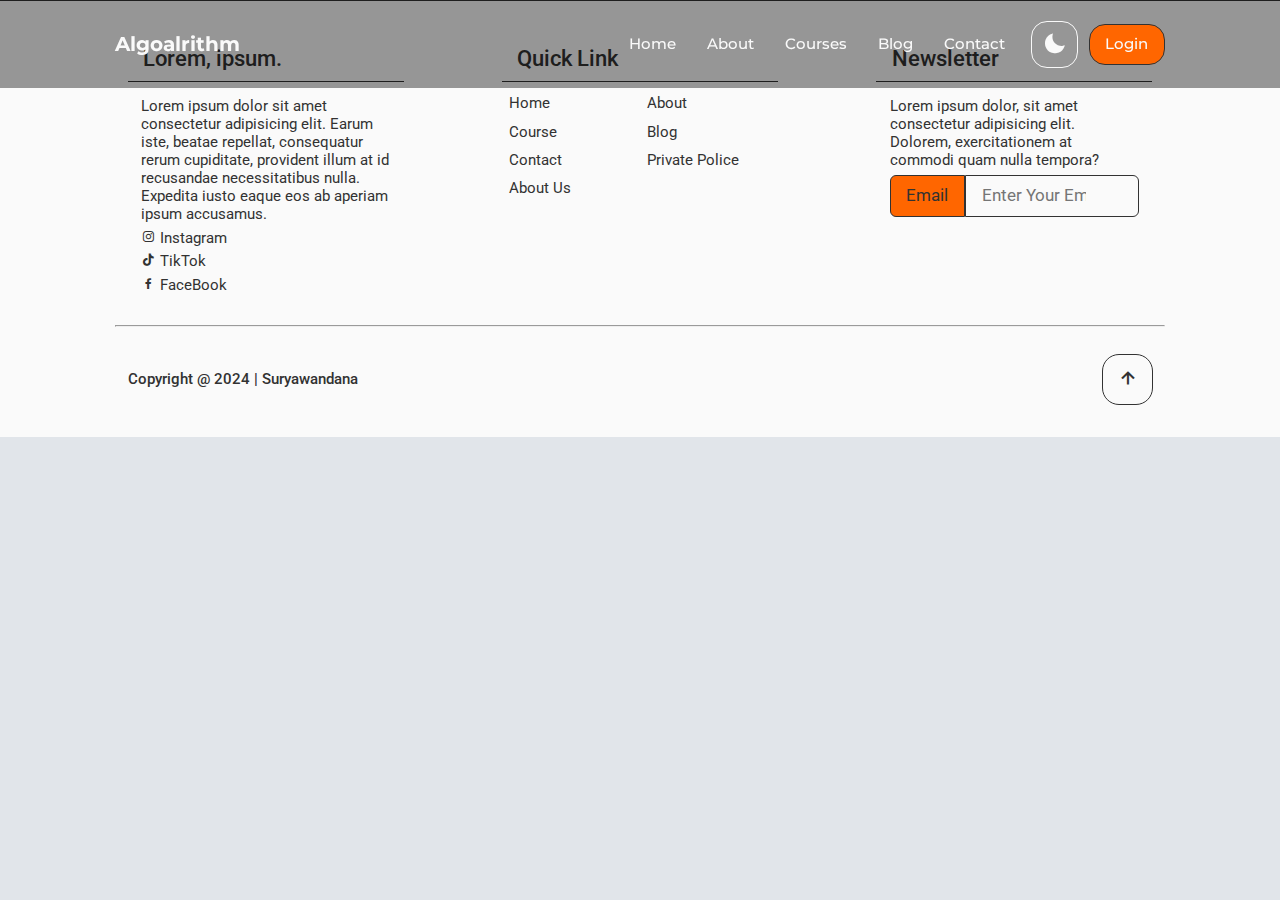
<file: page/blog.html>
<!DOCTYPE html>
<html lang="en">

<head>
  <meta charset="UTF-8">
  <meta name="viewport" content="width=device-width, initial-scale=1.0">
  <title>Document</title>
  <link href='https://unpkg.com/boxicons@2.1.4/css/boxicons.min.css' rel='stylesheet'>
  <link rel="stylesheet" href="https://cdnjs.cloudflare.com/ajax/libs/font-awesome/6.6.0/css/all.min.css"
    integrity="sha512-Kc323vGBEqzTmouAECnVceyQqyqdsSiqLQISBL29aUW4U/M7pSPA/gEUZQqv1cwx4OnYxTxve5UMg5GT6L4JJg=="
    crossorigin="anonymous" referrerpolicy="no-referrer" />
  <link rel="stylesheet" href="../style.css">
  <link rel="stylesheet" href="blog.css">
</head>

<body>
	<header>
    <a href="/">
        Algoalrithm
    </a>
    <span>
        <nav>
            <ul>
                <li><a href="../index.html">Home</a></li>
                <li><a href="about.html">About</a></li>
                <li><a href="courses.html">Courses</a></li>
                <li><a href="blog.html">Blog</a></li>
                <li><a href="contact.html">Contact</a></li>
            </ul>
        </nav>
        <div class="icon">
            <i class='bx bxs-moon' id="theme"></i>
            <i  class='bx bx-menu' id="menu"></i>
        </div>
        <ul class="login">
            <li><a href="login.html">Login</a></li>
            <!-- <li><a href="/page/signin.html">Sign In</a></li> -->
        </ul>
    </span>
  </header>
  
	<footer>
    <div class="footer-container">
      <div class="footer-list">
        <h2>Lorem, ipsum.</h2>
        <p>Lorem ipsum dolor sit amet consectetur adipisicing elit. Earum iste, beatae repellat, consequatur rerum cupiditate, provident illum at id recusandae necessitatibus nulla. Expedita iusto eaque eos ab aperiam ipsum accusamus.</p>
        <a href="#"><i class='bx bxl-instagram'></i> Instagram</a>
        <a href="#"><i class='bx bxl-tiktok'></i> TikTok</a>
        <a href="#"><i class='bx bxl-facebook'></i> FaceBook</a>
      </div>
      <div class="footer-list">
        <h2>Quick Link</h2>
        <ul>
          <li><a href="../index.html">Home</a></li>
          <li><a href="about.html">About</a></li>
          <li><a href="courses.html">Course</a></li>
          <li><a href="blog.html">Blog</a></li>
          <li><a href="contact.html">Contact</a></li>
          <li><a href="#">Private Police</a></li>
          <li><a href="#">About Us</a></li>
        </ul>
      </div>
      <div class="footer-list">
        <h2>Newsletter</h2>
        <p>Lorem ipsum dolor, sit amet consectetur adipisicing elit. Dolorem, exercitationem at commodi quam nulla tempora?</p>
        <div class="form-footer">
          <span>Email</span>
          <input class="footer-field" type="text" placeholder="Enter Your Email">
        </div>
      </div>
    </div>
    <hr>
    <div class="footer">
      <p>Copyright @ 2024 | Suryawandana</p>
      <a href="#" class='bx bx-up-arrow-alt'></a>
    </div>
  </footer>
  	<script src="../script.js"></script>
</body>

</html>
</file>
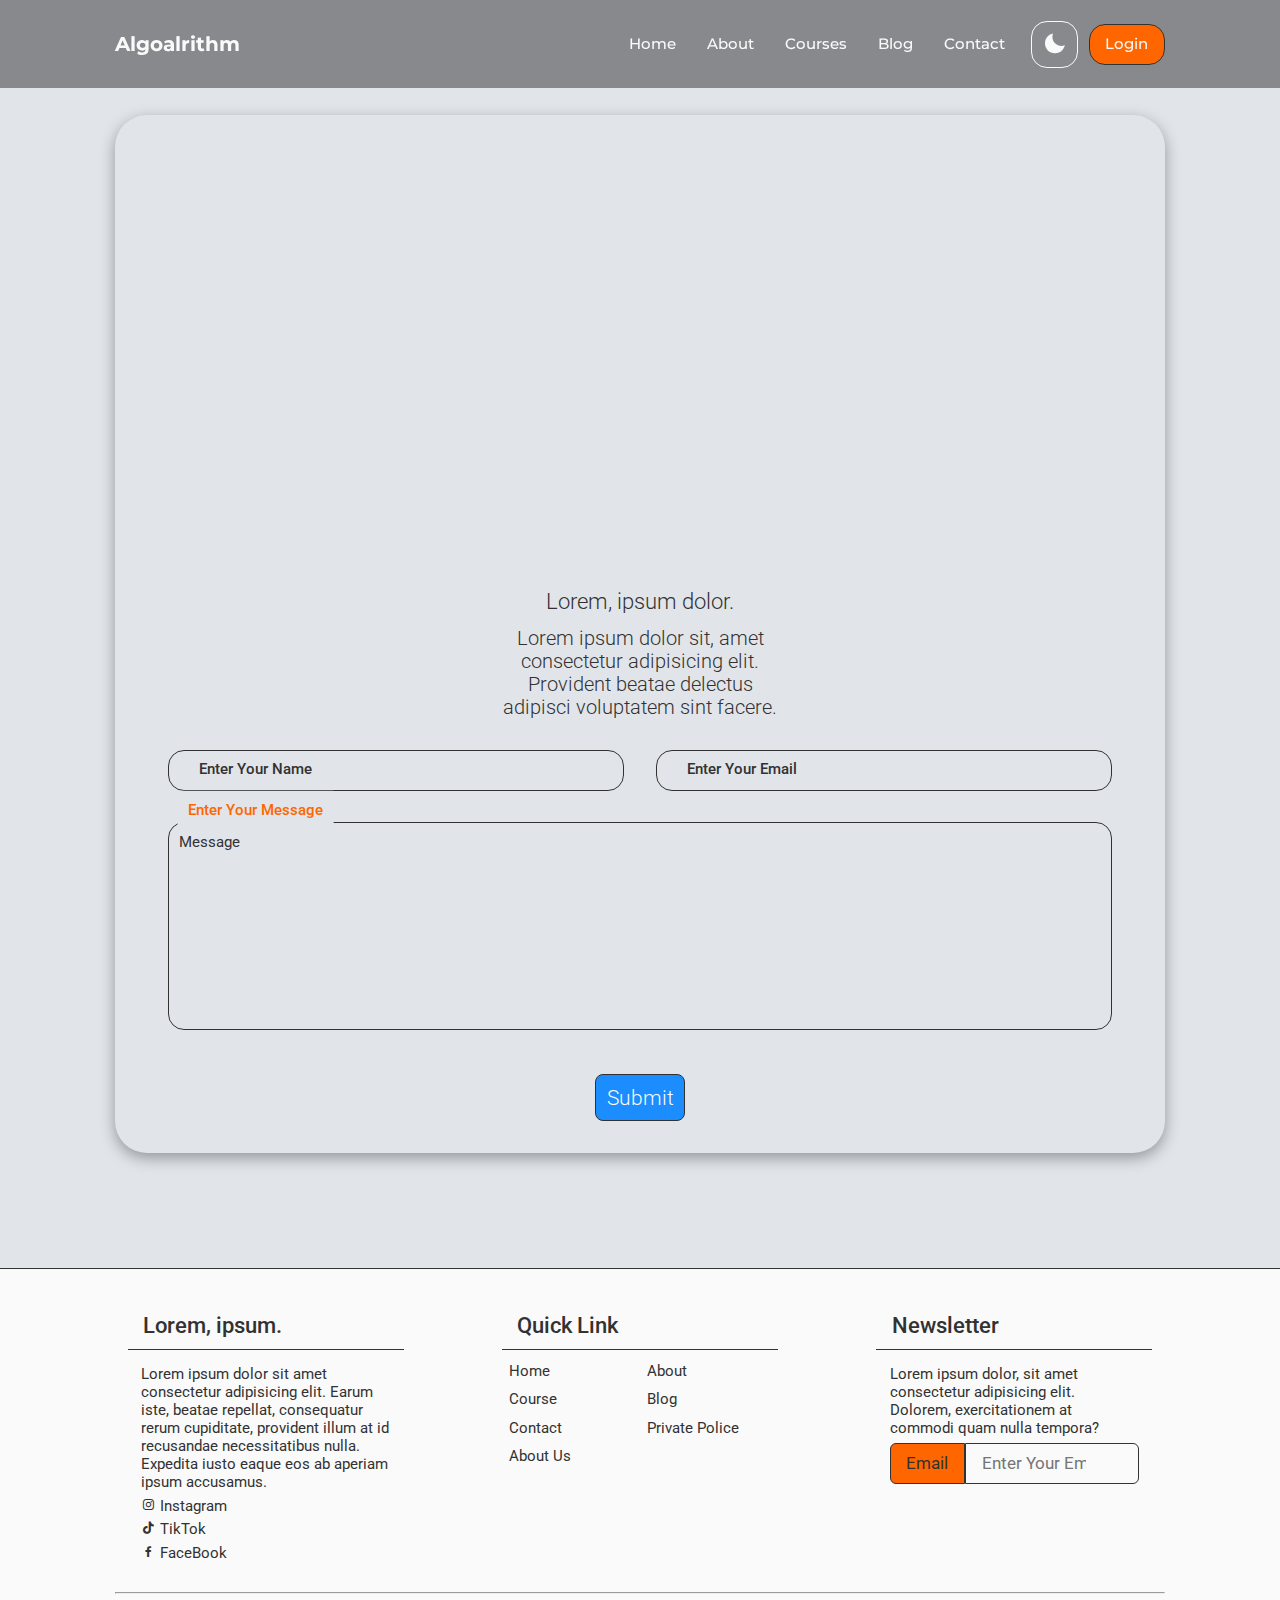
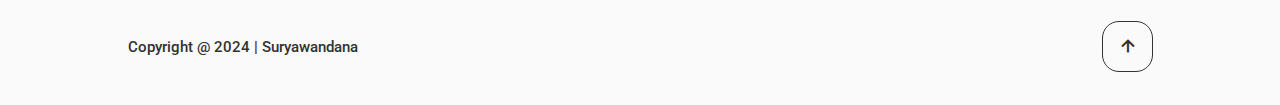
<file: page/contact.html>
<!DOCTYPE html>
<html lang="en">

<head>
  <meta charset="UTF-8">
  <meta name="viewport" content="width=device-width, initial-scale=1.0">
  <title>Document</title>
  <link href='https://unpkg.com/boxicons@2.1.4/css/boxicons.min.css' rel='stylesheet'>
  <link rel="stylesheet" href="https://cdnjs.cloudflare.com/ajax/libs/font-awesome/6.6.0/css/all.min.css"
    integrity="sha512-Kc323vGBEqzTmouAECnVceyQqyqdsSiqLQISBL29aUW4U/M7pSPA/gEUZQqv1cwx4OnYxTxve5UMg5GT6L4JJg=="
    crossorigin="anonymous" referrerpolicy="no-referrer" />
  <link rel="stylesheet" href="../style.css">
  <link rel="stylesheet" href="contact.css">
</head>

<body>
  <header>
    <a href="/">
        Algoalrithm
    </a>
    <span>
        <nav>
            <ul>
                <li><a href="../index.html">Home</a></li>
                <li><a href="about.html">About</a></li>
                <li><a href="courses.html">Courses</a></li>
                <li><a href="blog.html">Blog</a></li>
                <li><a href="contact.html">Contact</a></li>
            </ul>
        </nav>
        <div class="icon">
            <i class='bx bxs-moon' id="theme"></i>
            <i  class='bx bx-menu' id="menu"></i>
        </div>
        <ul class="login">
            <li><a href="login.html">Login</a></li>
            <!-- <li><a href="/page/signin.html">Sign In</a></li> -->
        </ul>
    </span>
  </header>
  <!-- <main class="contact-main">
    <h1>Contact Us!</h1>
  </main> -->
  <section id="contact">
    <div class="contact-container">
      <div class="contact-map">
        <iframe src="https://www.google.com/maps/embed?pb=!1m18!1m12!1m3!1d3944.6788768485026!2d115.17927197606588!3d-8.626794987685741!2m3!1f0!2f0!3f0!3m2!1i1024!2i768!4f13.1!3m3!1m2!1s0x2dd238b443f3470b%3A0xed54cf03e1904bf3!2sSMK%20TI%20Bali%20Global%20Badung!5e0!3m2!1sid!2sid!4v1723530387233!5m2!1sid!2sid" width="600" height="450" style="border:0;" allowfullscreen="" loading="lazy" referrerpolicy="no-referrer-when-downgrade"></iframe>
      </div>
      <div class="contact-section">
        <div class="contact-main">
          <h1>Lorem, ipsum dolor.</h1>
          <p>Lorem ipsum dolor sit, amet consectetur adipisicing elit. Provident beatae delectus adipisci voluptatem sint facere.</p>
        </div>
        <div class="form-contact">
          <!-- <div class="detail-input">
            <div class="field">
              <input type="text" required autocomplete="off" id="name">
              <label for="name" title="Input Name" data-title="Name"></label>
            </div>
            <div class="field">
              <input type="text" required autocomplete="on" id="email">
              <label for="email" title="Input Email" data-title="Email"></label>
            </div>
          </div>
          <div class="field">
            <input type="text" required autocomplete="off" id="msg">
            <label for="msg" title="Input Message" data-title="Message"></label>
          </div>
          <div class="field">
            <button type="submit">Submit</button>
          </div> -->
          <!-- <div class="detail-input">
            <div class="contact-input">
              <input type="text" required autocomplete="off" id="name" placeholder="Input Name">
              <label for="name" title="Input Name"></label>
            </div>
            <div class="contact-input">
              <input type="text" required autocomplete="off" id="name" placeholder="Input Email">
              <label for="name" title="Input Name"></label>
            </div>
          </div>
          <div class="contact-textarea">
            <textarea name="message" placeholder="Input Text"></textarea>
          </div> -->
          <div class="detail-input">
            <!-- <div class="field">
              <input type="text" required autocomplete="off" id="name">
              <label for="name" title="Input Name"></label>
            </div>
            <div class="field">
              <input type="text" required autocomplete="on" id="email">
              <label for="email" title="Input Email"></label>
            </div> -->
            <div class="inputBox">
              <input type="text" required="required">
              <span>Enter Your Name</span>
            </div>
            <div class="inputBox">
              <input type="text" required="required">
              <span>Enter Your Email</span>
            </div>
          </div>
          <div class="inputBox inputTextArea">
            <!-- <input type="text" required="required"> -->
             <textarea name="message" id="message">Message</textarea>
            <span>Enter Your Message</span>
          </div>
          <!-- <div class="field">
            <input type="text" required autocomplete="on" id="message">
            <label for="message" title="Input Message"></label>
          </div> -->
        </div>
        <button class="button">Submit</button>
      </div>
    </div>
  </section>
  <footer>
    <div class="footer-container">
      <div class="footer-list">
        <h2>Lorem, ipsum.</h2>
        <p>Lorem ipsum dolor sit amet consectetur adipisicing elit. Earum iste, beatae repellat, consequatur rerum cupiditate, provident illum at id recusandae necessitatibus nulla. Expedita iusto eaque eos ab aperiam ipsum accusamus.</p>
        <a href="#"><i class='bx bxl-instagram'></i> Instagram</a>
        <a href="#"><i class='bx bxl-tiktok'></i> TikTok</a>
        <a href="#"><i class='bx bxl-facebook'></i> FaceBook</a>
      </div>
      <div class="footer-list">
        <h2>Quick Link</h2>
        <ul>
          <li><a href="../index.html">Home</a></li>
          <li><a href="about.html">About</a></li>
          <li><a href="courses.html">Course</a></li>
          <li><a href="blog.html">Blog</a></li>
          <li><a href="contact.html">Contact</a></li>
          <li><a href="#">Private Police</a></li>
          <li><a href="#">About Us</a></li>
        </ul>
      </div>
      <div class="footer-list">
        <h2>Newsletter</h2>
        <p>Lorem ipsum dolor, sit amet consectetur adipisicing elit. Dolorem, exercitationem at commodi quam nulla tempora?</p>
        <div class="form-footer">
          <span>Email</span>
          <input class="footer-field" type="text" placeholder="Enter Your Email">
        </div>
      </div>
    </div>
    <hr>
    <div class="footer">
      <p>Copyright @ 2024 | Suryawandana</p>
      <a href="#" class='bx bx-up-arrow-alt'></a>
    </div>
  </footer>
  <script src="../script.js"></script>
</body>

</html>
</file>
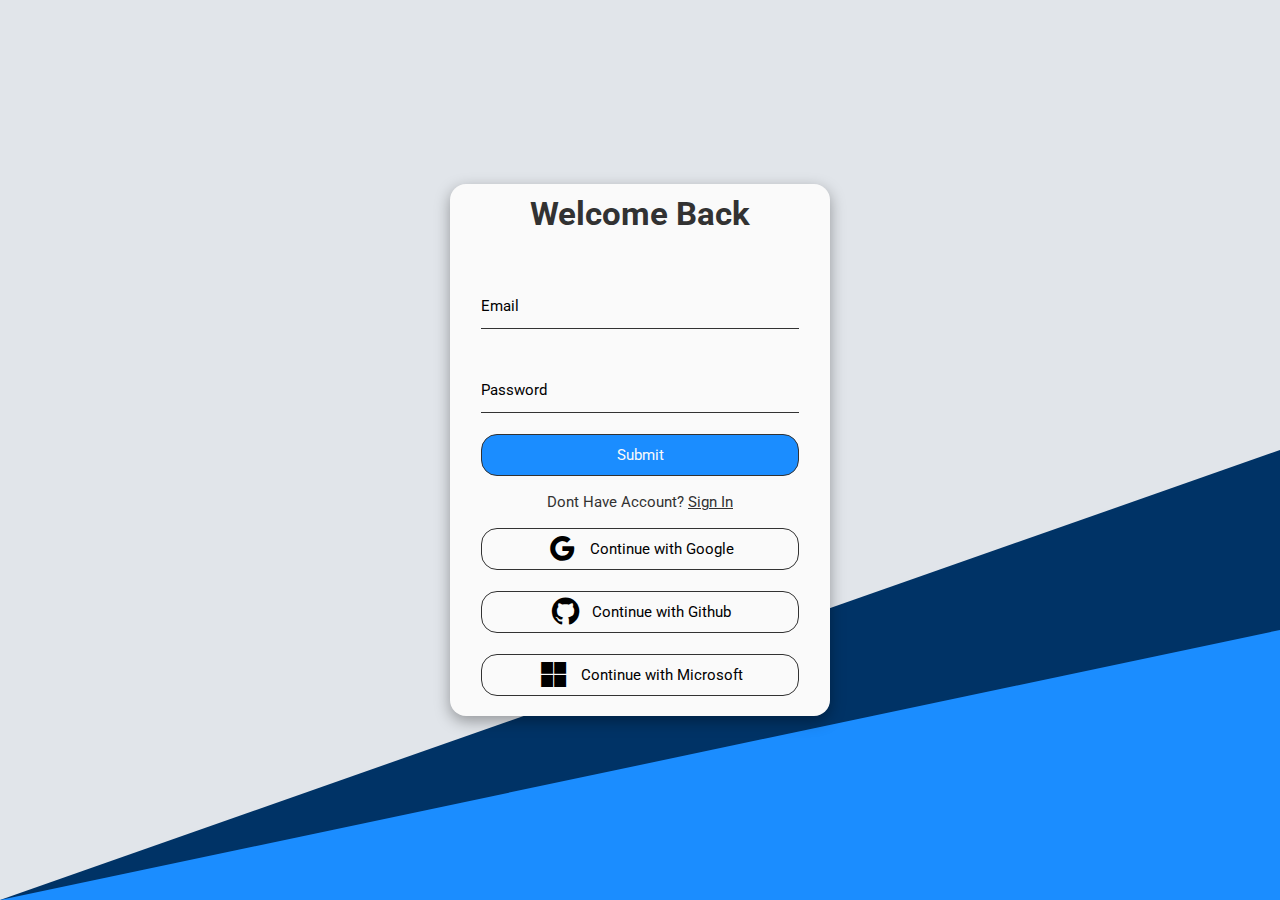
<file: page/login.html>
<!DOCTYPE html>
<html lang="en">
<head>
    <meta charset="UTF-8">
    <meta name="viewport" content="width=device-width, initial-scale=1.0">
    <title>Document</title>
    <link href='https://unpkg.com/boxicons@2.1.4/css/boxicons.min.css' rel='stylesheet'>
    <link rel="stylesheet" href="https://cdnjs.cloudflare.com/ajax/libs/font-awesome/6.6.0/css/all.min.css" integrity="sha512-Kc323vGBEqzTmouAECnVceyQqyqdsSiqLQISBL29aUW4U/M7pSPA/gEUZQqv1cwx4OnYxTxve5UMg5GT6L4JJg==" crossorigin="anonymous" referrerpolicy="no-referrer" />
    <link rel="stylesheet" href="../style.css">
    <link rel="stylesheet" href="login.css">
</head>
<body>
    <section class="sign-in">
        <div class="sign-in-card">
            <h1>Welcome Back</h1>
            <div class="form-contact">
                <div class="form__group">
                    <input type="input" class="form__field" placeholder="Email" name="email" id='email' required />
                    <label for="email" class="form__label">Email</label>
                </div>
                <div class="form__group">
                    <input type="input" class="form__field" placeholder="Password" name="password" id='password' required />
                    <label for="password" class="form__label">Password</label>
                </div>
                <!-- <div class="field">
                  <input type="number" required autocomplete="on" id="phonenumber">
                  <label for="phonenumber" title="Input Phone Number" data-title="Phone Number"></label>
                </div>
                <div class="field">
                  <input type="text" required autocomplete="off" minlength="25">
                  <label for="msg" title="Input Message" data-title="Message"></label>
                </div> -->
                <div class="field">
                    <button type="submit">Submit</button>
                </div>
            <!-- </div> -->
            <!-- <p>OR</p> -->
                <div class="login-gap">
                    <p>Dont Have Account? <a href="/page/signin.html">Sign In</a></p>
                </div>
                <!-- <div class="form-contact"> -->
                <div class="field">
                    <p><i class='bx bxl-google'></i>Continue with Google</p>
                </div>
                <div class="field">
                    <p><i class='bx bxl-github'></i>Continue with Github</p>
                </div>
                <div class="field">
                    <p><i class='bx bxl-microsoft'></i>Continue with Microsoft</p>
                </div>
            </div>
        </div>
    </section>
    <!-- customshaped -->
    <div class="customrectangle"></div>
    <div class="customrectanglecorner"></div>
    <script src="../script.js"></script>
</body>
</html>
</file>
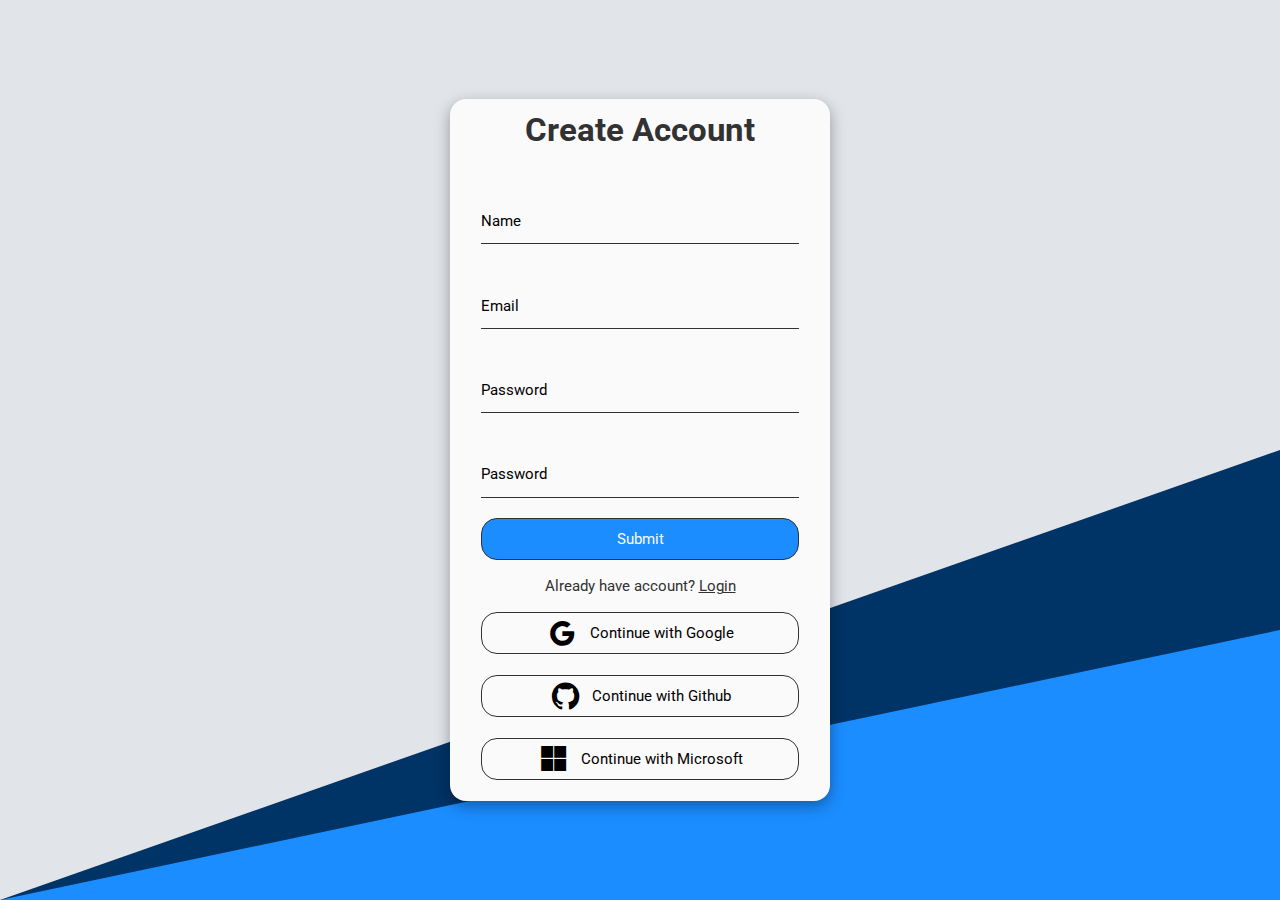
<file: page/signin.html>
<!DOCTYPE html>
<html lang="en">
<head>
    <meta charset="UTF-8">
    <meta name="viewport" content="width=device-width, initial-scale=1.0">
    <title>Document</title>
    <link href='https://unpkg.com/boxicons@2.1.4/css/boxicons.min.css' rel='stylesheet'>
    <link rel="stylesheet" href="https://cdnjs.cloudflare.com/ajax/libs/font-awesome/6.6.0/css/all.min.css" integrity="sha512-Kc323vGBEqzTmouAECnVceyQqyqdsSiqLQISBL29aUW4U/M7pSPA/gEUZQqv1cwx4OnYxTxve5UMg5GT6L4JJg==" crossorigin="anonymous" referrerpolicy="no-referrer" />
    <link rel="stylesheet" href="../style.css">
    <link rel="stylesheet" href="login.css">
</head>
<body>
    <section class="sign-in">
        <div class="sign-in-card">
            <h1>Create Account</h1>
            <div class="form-contact">
                <div class="form__group">
                    <input type="input" class="form__field" placeholder="Name" name="name" id='name' required />
                    <label for="name" class="form__label">Name</label>
                </div>
                <div class="form__group">
                    <input type="input" class="form__field" placeholder="Email" name="email" id='email' required />
                    <label for="email" class="form__label">Email</label>
                </div>
                <div class="form__group">
                    <input type="input" class="form__field" placeholder="Password" name="password" id='password' required />
                    <label for="password" class="form__label">Password</label>
                </div>
                <div class="form__group">
                    <input type="input" class="form__field" placeholder="Password" name="password" id='password' required />
                    <label for="password" class="form__label">Password</label>
                </div>
                <div class="field">
                    <button type="submit">Submit</button>
                </div>
                <!-- <div class="field">
                  <input type="text" required autocomplete="off" id="name">
                  <label for="name" title="Name"></label>
                </div>
                <div class="field">
                  <input type="text" required autocomplete="on" id="email">
                  <label for="email" title="Email"></label>
                </div>
                <div class="field">
                  <input type="number" required autocomplete="on" id="phonenumber">
                  <label for="phonenumber" title="Phone Number"></label>
                </div>
                <div class="field">
                  <input type="text" required autocomplete="off" minlength="25">
                  <label for="msg" title="Message"></label>
                </div>
                <div class="field">
                    <button type="submit">Submit</button>
                </div> -->
            <!-- </div> -->
            <!-- <p>OR</p> -->
                <div class="login-gap">
                    <p>Already have account? <a href="/page/login.html">Login</a></p>
                </div>
                <!-- <div class="form-contact"> -->
                <div class="field">
                    <p><i class='bx bxl-google'></i>Continue with Google</p>
                </div>
                <div class="field">
                    <p><i class='bx bxl-github'></i>Continue with Github</p>
                </div>
                <div class="field">
                    <p><i class='bx bxl-microsoft'></i>Continue with Microsoft</p>
                </div>
            </div>
        </div>
        <!-- customshaped -->
        <div class="customrectangle"></div>
        <div class="customrectanglecorner"></div>
    </section>
    <script src="../script.js"></script>
</body>
</html>
</file>
<file: style.css>
@import url('https://fonts.googleapis.com/css2?family=Lato:ital,wght@0,100;0,300;0,400;0,700;0,900;1,100;1,300;1,400;1,700;1,900&family=Montserrat:ital,wght@0,100..900;1,100..900&family=Open+Sans:ital,wght@0,300..800;1,300..800&family=Poppins:ital,wght@0,100;0,200;0,300;0,400;0,500;0,600;0,700;0,800;0,900;1,100;1,200;1,300;1,400;1,500;1,600;1,700;1,800;1,900&family=Roboto:ital,wght@0,100;0,300;0,400;0,500;0,700;0,900;1,100;1,300;1,400;1,500;1,700;1,900&display=swap');

* {
  box-sizing: border-box;
  padding: 0;
  margin: 0;
  text-decoration: none;
  scroll-behavior: smooth;
  font-family: "Roboto", sans-serif;
  list-style-type: none;
  transition: var(--transition);
}

:root {
  /* background */
  --bg-white: hsla(216, 15%, 93%, 1);
  --bg-white2: hsla(216, 17%, 90%, 1);
  --bg-lightblue: hsla(199, 89%, 49%, 1);
  --bg-mediumblue: hsla(216, 33%, 20%, 1);
  --bg-darkblue: hsla(222, 44%, 13%, 1);
  --bg-darkblue2: hsla(222, 47%, 11%, 1);
  /* color */
  --darkblue: #003366;
  --lightblue: #1b8dff;
  --green: #66cc99;
  --white: #fafafa;
  --black: #323232;
  --lightgray: #e7e7e7;
  --gold: #ffd700;
  --orange: #ff6600;
  /* font */
  --fontlarge: 7.2rem;
  --fontsize: 3.2rem;
  --fontsize1: 2.3rem;
  --fontsize2: 2.1rem;
  --fontsize3: 2rem;
  --fontsize4: 1.9rem;
  --fontsize5: 1.8rem;
  --fontsize6: 1.7rem;
  --fontsize7: 1.6rem;
  --fontsize8: 1.5rem;
  --fontsize9: 1.4rem;
  --fontsize10: 1.3rem;
  /* fontweight */
  --weight-thin: 300;
  --weight-normal: 400;
  --weight-medium: 500;
  --weight-semibold: 600;
  --weight-bold: 700;
  --weight-extrabold: 800;
  /* letterspace */
  --letter-1: .05em;
  --letter-2: .04em;
  --letter-3: .03em;
  /* lineheight */
  --lineheight1: 1.3;
  --lineheight2: 1.4;
  --lineheight3: 1.5;
  /* boxshadow */
  --shadow1: 0 8px 20px 0 hsla(0, 0%, 0%, 0.05);
  --shadow2: 0 3px 20px hsla(100, 90%, 43%, 0.2);
  /* borderradius */
  --radius-6: 6px;
  --radius-8: 8px;
  --radius-16: 16px;
  --radius-32: 32px;
  --radius-48: 48px;
  --radius-circle: 50%;
  /* border */
  --borderline: .1rem solid;
  /* transition */
  --transition: .2s linear;
  --transition1: .25s ease;
  --transition2: .5s ease;
  --cubic-in: cubic-bezier(0.51, 0.03, 0.64, 0.28);
  --cubic-out: cubic-bezier(0.05, 0.03, 0.52, 0.97);
  /* --fontsize2: 2.1rem;
  --weight-medium: 500;
  --weight-extrabold: 800;
  --textp: 1.4rem;
  --padding-buttonp: 2.3rem;
  --weight-normal: 400;
  --fontsize: 3.2rem;
  --fontsize: 3.2rem;
  --fontlarge: 7.2rem; */
  /* padding margin */
  --padding-height: 1.2rem;
  --padding-desktop: 2rem 9%;
  --padding-tablet: 0 4%;
  --padding-navbar: 2rem 9%;
  --padding-navbarlist: 1rem 1.5rem;
  --padding-button: 1rem;
  /* border */
  /* --radius-16: 1rem;
  --radius-32: 2.5rem;
  --borderline: .1rem solid; */
  /* height */
  --height-full: 100vh;
  --height-half: 50vh;
  /* transition */
}
::-webkit-scrollbar {
  width: 6px;
}
::-webkit-scrollbar-track {
  background: transparent;
}
::-webkit-scrollbar-thumb {
  background: var(--bg-lightblue);
}

body.dark {
  /* background */
  --bg-darkblue2: hsla(216, 33%, 68%, 1);
  --bg-darkblue: hsla(216, 17%, 90%, 1);
  --bg-lightblue: hsla(199, 89%, 49%, 1);
  --bg-mediumblue: hsla(216, 33%, 20%, 1);
  --bg-white: hsla(222, 44%, 13%, 1);
  --bg-white2: hsla(222, 47%, 11%, 1);
  /* color */
  --darkblue: #003366;
  --lightblue: #1b8dff;
  --black: #fafafa;
  --white: #323232;
  --gold: #ffd700;
}

html {
  font-size: 65%;
  overflow-x: hidden;
}

body {
  background: var(--bg-white2);
}

/* header */
header {
  display: flex;
  align-items: center;
  justify-content: space-between;
  position: fixed;
  z-index: 99999;
  width: 100%;
  height: auto;
  background: rgba(0, 0, 0, .4);
  transition: var(--transition1);
  top: 0;
  left: 0;
  padding: var(--padding-navbar);
}

.darkopacity {
  background: rgba(0, 0, 0, 0.5);
  width: 100%;
  height: 100%;
  position: absolute;
  left: 0;
  padding: 0;
  margin: 0;
  top: 0;
  z-index: 1;
}

header.sticky {
  border-bottom: var(--borderline) var(--black);
  background: var(--white);
}
header.sticky a,
header.sticky .icon i {
  color: var(--black);
}
header.sticky .icon i {
  border: var(--borderline) var(--black);
}

/* header ul {
  display: flex;
} */

header nav ul {
  display: flex;
  position: relative;
}

header span {
  display: flex;
  align-items: center;
  gap: var(--padding-button);
}

header ul li a {
  padding: var(--padding-navbarlist);
  font-size: var(--fontsize9);
  color: #fafafa;
  font-weight: var(--weight-medium);
}

/* header nav ul li a {
  padding: var(--padding-navbarlist);
  font-size: var(--fontsize9);
  color: var(--black);
  font-weight: var(--weight-normal);
} */
#log {
  display: none;
}
header a {
  display: flex;
  gap: 1rem;
  position: relative;
  align-items: center;
  font-size: var(--fontsize4);
  color: #fafafa;
  font-family: "Montserrat";
  font-weight: var(--weight-bold);
}
header .icon {
  display: flex;
  color: var(--black);
  font-size: var(--fontsize1);
  gap: var(--padding-button);
  cursor: pointer;
}

header .icon i {
  padding: var(--padding-button);
  border-radius: var(--radius-16);
  border: var(--borderline) #fafafa;
  color: #fafafa;
}

header .login {
  gap: var(--padding-button);
}

header .login li a {
  border: var(--borderline) var(--black);
  background: var(--orange);
  color: var(--white);
  font-weight: var(--weight-medium);
  border-radius: var(--radius-16);
}
.slide-button {
  position: absolute;
  top: 50%;
  transform: translateY(-50%);
  background-color: rgba(0, 0, 0, .2);
  color: white;
  border: var(--borderline) #fafafa;
  border-radius: var(--radius-circle);
  padding: 10px 20px;
  font-size: 24px;
  cursor: pointer;
  z-index: 1000;
}

.left-button {
  left: 10px;
}

.right-button {
  right: 10px;
}

.slide-button:hover {
  background-color: var(--lightblue);
}
#menu {
  display: none;
}

/* homepage */
/* .image {
  width: 100%;
  height: auto;
} */
/* homepage */
.home-homepage {
  width: 100vw;
  height: 100vh;
  position: relative;
  overflow: hidden;
}
.home-slide {
  /* min-width: 100vw;
  height: 100vh;
  transition: var(--transition2); */
  width: 100%;
  height: 100%;
  position: absolute;
  top: 0;
  left: 0;
  opacity: 0;
  transition: opacity .25s ease; /* Smooth transition */
  z-index: 0;
}
.home-slide.active {
  opacity: 1;
  z-index: 1; /* Bring the active slide to the front */
}
.home-slide:nth-child(1) {
  background: url('asset/blog-homepage1.jpg');
  background-size: cover;
  background-position: center;
  background-repeat: repeat;
  padding: var(--padding-desktop);
  /* gap: 3rem;
  padding-top: 10vh;
  display: flex;
  min-height: 100vh;
  min-width: 100vw; */
}
.home-slide .home-slide-card {
  position: absolute;
  background: #fafafa;
  top: 50%;
  padding: 2rem;
  z-index: 10;
  color: #323232;
  border-radius: var(--radius-6);
  width: 25%;
  /* text-align: justify; */
}
.home-slide:nth-child(1) .home-slide-card{
  left: 9%;
  /* transform: translate(-50%, -50%); */
}
.home-slide:nth-child(2) .home-slide-card{
  top: 75%;
  left: 50%;
  transform: translate(-50%, -50%);
}
.home-slide:nth-child(3) .home-slide-card{
  right: 9%;
  /* transform: translate(-50%, -50%); */
}
.home-slide .home-slide-card h1,
.home-slide .home-slide-card p {
  font-size: var(--fontsize3);
  font-weight: var(--weight-thin);
  margin: 1rem 0;
}
.button {
  position: relative;
  font-size: var(--fontsize3);
  font-weight: var(--weight-thin);
  /* padding: .5rem 0; */
  background: var(--lightblue);
  border-radius: var(--radius-8);
  color: #fafafa;
  padding: 1rem;
  margin: 1rem 0;
  border: var(--borderline) #323232;
}
.button:hover {
  background: var(--darkblue);
}
.home-slide:nth-child(2) {
  background: url('asset/blog-homepage2.jpg');
  background-size: cover;
  background-repeat: repeat;
  background-position: center;
  padding: var(--padding-desktop);
  /* gap: 3rem;
  padding-top: 10vh;
  display: flex;
  min-height: 100vh;
  min-width: 100vw; */
}
.home-slide:nth-child(3) {
  background: url('asset/blog-homepage3.jpg');
  background-size: cover;
  background-repeat: repeat;
  background-position: center;
  padding: var(--padding-desktop);
  /* gap: 3rem;
  padding-top: 10vh;
  display: flex;
  min-height: 100vh;
  min-width: 100vw; */
}
.dark-gradient {
  background: linear-gradient(transparent, black);
  width: 100%;
  position: absolute;
  height: 100%;
  top: 0;
  left: 0;
}
.home-feature {
  width: 100%;
  display: flex;
  gap: 3rem;
  padding: 7rem 9%;
  font-family: "Montserrat";
}
.home-feature .feature-card {
  display: flex;
  border-radius: var(--radius-16);
  padding: var(--padding-navbarlist);
  background: var(--bg-white);
  align-items: center;
  gap: 1.5rem;
}
.feature-card i {
  font-size: var(--fontsize);
  padding: var(--padding-button);
  color: var(--orange);
  border-radius: var(--radius-6);
}
.feature-card .feature-text h1 {
  font-size: var(--fontsize6);
  font-weight: var(--weight-normal);
  color: var(--black);
  padding-bottom: var(--padding-height);
}
.feature-card .feature-text p {
  font-size: var(--fontsize9);
  font-weight: var(--weight-thin);
  color: var(--black);
  letter-spacing: var(--letter-3);
  line-height: var(--lineheight1);
}
.home-categories {
  padding: var(--padding-desktop);
}hr {
  margin: 1.5rem 0;
}
.home-categories h1 {
  font-size: var(--fontsize2);
  font-weight: var(--weight-normal);
  color: var(--lightblue);
}
.home-categories p {
  font-size: var(--fontsize2);
  font-weight: var(--weight-thin);
  color: var(--black);
}
.home-categories-container {
  display: flex;
}
.categories-card img {
  width: 100%;
  height: 100%;
  border-radius: var(--radius-6);
}
.home-categories-container .categories-cardlist {
  display: grid;
  grid-template-columns: auto auto;
}
.home-categories-container .categories-cardlist .categories-card {
  flex: 0 0 25%;
}
.home-categories-container .categories-card {
  max-width: 100%;
  overflow: hidden;
  padding: var(--padding-navbarlist);
  position: relative;
  flex: 0 0 50%;
  border-radius: var(--radius-6);
}
.home-categories-container .categories-card:hover a {
  /* opacity: 1; */
  /* transition: opacity .3s; */
  background: rgba(0, 0, 0, 0.5);
}
.categories-card a {
  /* width: 18rem; */
  text-align: center;
  padding: var(--padding-navbar);
  font-size: var(--fontsize7);
  /* box-shadow: 0 8px 24px hsla(0, 0%, 0%, .15); */
  /* border-radius: 1rem; */
  background: rgba(0, 0, 0, 0.25);
    position: absolute;
    left: 1.5rem;
    bottom: 1rem;
    right: 1.5rem;
    margin-inline: auto;
    color: #fafafa;
  border-radius: 0 0 6px 6px;
    /* opacity: 0; */
    transition: var(--transition1);
}
.home-book {
  width: 100%;
  padding: 5rem 9%;
  background: var(--bg-white);
  text-align: center;
}
.home-book h1 {
  font-size: var(--fontsize1);
  color: var(--black);
  font-weight: var(--weight-thin);
}
.home-book p {
  font-size: var(--fontsize5);
  color: var(--black);
  font-weight: var(--weight-thin);
  margin: 1rem 0 3rem 0;
}
.home-course {
  padding: var(--padding-desktop);
}
.home-course .course-head {
  display: flex;
  justify-content: space-between;
}
.home-course .course-head .course-text h1 {
  font-size: var(--fontsize9);
  color: var(--lightblue);
  font-weight: var(--weight-thin);
}
.home-course .course-head .course-text p {
  font-size: var(--fontsize8);
  color: var(--black);
  font-weight: var(--weight-thin);
}
.home-course .course-head a {
  font-size: var(--fontsize8);
  color: var(--lightblue);
  background: transparent;
  text-align: center;
  padding: var(--padding-navbarlist);
  border: var(--borderline) var(--lightblue);
  border-radius: var(--radius-32);
  transition: var(--transition1);
}
.home-course .course-head a:hover {
  background: var(--lightblue);
  color: var(--bg-white);
}
.home-course-container {
  display: flex;
  gap: 3rem;
}
.home-course-container .course-card {
  width: 100%;
  box-shadow: var(--shadow2);
  border-radius: var(--radius-6);
  border: var(--borderline) rgba(0, 0, 0, 0.35);
}
.home-course-container .course-card img {
  width: 100%;
  border-radius: var(--radius-6) var(--radius-6) 0 0;
}
.home-course-container .course-card .course-icon i {
  color: var(--orange);
  font-size: var(--fontsize2);
}
.home-course-container .course-card .course-icon {
  display: flex;
  justify-content: space-between;
  text-align: center;
  border-top: var(--borderline) rgba(0, 0, 0, 0.35);
  padding: var(--padding-navbarlist);
  color: var(--black);
  font-size: var(--fontsize9);
  font-weight: var(--weight-thin);
  position: relative;
}
.home-course-container .course-card .course-icon .course-member {
  display: flex;
  gap: 1rem;
  font-size: var(--fontsize7);
  color: var(--black);
}
.home-course-container .course-card .course-text {
  padding: var(--padding-navbarlist);
}
.home-course-container .course-card .course-text a:hover {
  text-decoration: underline;
}
.home-course-container .course-card .course-text a {
  color: var(--black);
  font-size: var(--fontsize8);
  text-decoration: none;
  font-weight: var(--weight-normal);
  transition: var(--transition1);
}
.home-course-container .course-card .course-text p {
  color: var(--black);
  font-size: var(--fontsize9);
  font-weight: var(--weight-thin);
}
.home-event-video {
  display: flex;
  gap: 3rem;
  padding: var(--padding-desktop);
}
.home-event .event-text h1,
.home-event .event-text p {
  font-size: var(--fontsize2);
  color: var(--black);
  font-weight: var(--weight-thin);
}
/* .home-event h1, */
.home-event .event-card p {
  font-size: var(--fontsize9);
  color: var(--black);
  font-weight: var(--weight-thin);
}
.home-event {
  gap: 3rem;
  position: relative;
  display: flex;
  flex-direction: column;
  width: 100%;
}
.home-event .event-card {
  display: flex;
  padding: var(--padding-navbarlist);
  background: var(--bg-white);
  box-shadow: var(--shadow2);
  border-radius: var(--radius-6);
  gap: 3rem;
  border: var(--borderline) rgba(0, 0, 0, .2);
}
.home-event .event-card .card-date {
  width: 7rem;
  height: 7rem;
  border: var(--borderline) var(--black);
  position: relative;
  display: flex;
  justify-content: center;
  align-items: center;
  text-align: center;
  border-radius: var(--radius-6);
}
.home-event .event-card .card-date::before {
  content: "";
  position: absolute;
  width: .1rem;
  left: 2rem;
  height: 1.4rem;
  background: var(--black);
  top: -.7rem;
}
.home-event .event-card .card-date::after {
  content: "";
  right: 2rem;
  position: absolute;
  width: .1rem;
  height: 1.4rem;
  background: var(--black);
  top: -.7rem;
}
.home-event .event-card .card-content .location {
  display: flex;
  padding: 1rem 0;
  gap: 1rem;
  align-items: center;
}
.home-event .event-card .card-content .location i {
  font-size: var(--fontsize6);
  color: var(--orange);
}
.home-event .event-card .card-date h1 {
  font-size: var(--fontsize2);
  font-weight: normal;
  color: var(--black);
}
.home-event .event-card .card-date p {
  font-size: var(--fontsize9);
  font-weight: normal;
  color: var(--black);
}
.home-video h1,
.home-video p {
  font-size: var(--fontsize2);
  color: var(--black);
  font-weight: var(--weight-thin);
}
.home-video {
  gap: 3rem;
  position: relative;
  display: flex;
  flex-direction: column;
  width: 100%;
}
.home-video .video-container {
  display: flex;
  position: relative;
  gap: 3rem;
}
.home-video .video-container .video {
  position: relative;
  width: 100%;
  border-radius: var(--radius-6);
}
.home-video .video-container .video:hover {
  cursor: pointer;
}
.home-video .video-container .video img{
  border-radius: var(--radius-6);
  width: 100%;
  height: 100%;
}
.home-video .video-container .video i:hover {
  background: var(--white);
  color: var(--black);
}
.home-video .video-container .video i {
  color: var(--white);
  position: absolute;
  top: 50%;
  left: 50%;
  transform: translate(-50%,-50%);
  font-size: var(--fontsize);
  border: var(--borderline) #fafafa;
  border-radius: var(--radius-circle);
  padding: 1rem;
}
.home-video .video-container .video p{
  position: absolute;
  left: 0;
  bottom: 0;
  background: linear-gradient(transparent, rgba(0, 0, 0, 1));
  width: 100%;
  padding: var(--padding-navbar);
  border-radius: 0 0 6px 6px;
  font-size: var(--fontsize8);
  color: #fafafa;
}
.home-blog {
  padding: var(--padding-desktop);
}
.home-blog .blog-head {
  display: flex;
  justify-content: space-between;
}
.home-blog .blog-head .blog-text h1 {
  font-size: var(--fontsize9);
  color: var(--lightblue);
  font-weight: var(--weight-thin);
}
.home-blog .blog-head .blog-text p {
  font-size: var(--fontsize8);
  color: var(--black);
  font-weight: var(--weight-thin);
}
.home-blog .blog-head a {
  font-size: var(--fontsize8);
  color: var(--lightblue);
  background: transparent;
  text-align: center;
  padding: var(--padding-navbarlist);
  border: var(--borderline) var(--lightblue);
  border-radius: var(--radius-32);
  transition: var(--transition1);
}
.home-blog .blog-head a:hover {
  background: var(--lightblue);
  color: var(--bg-white);
}
.home-blog-container {
  display: flex;
  gap: 3rem;
}
.home-blog-container .blog-card {
  width: 100%;
  border-radius: var(--radius-6);
  border: var(--borderline) rgba(0, 0, 0, 0.2);
}
.home-blog-container .blog-card img {
  width: 100%;
  border-radius: var(--radius-6) var(--radius-6) 0 0;
}
.home-blog-container .blog-card .blog-icon {
  display: flex;
  text-align: center;
  align-items: center;
  padding: 1rem 0;
  gap: 1rem;
  color: var(--black);
  font-size: var(--fontsize7);
  font-weight: var(--weight-thin);
  position: relative;
}
.home-blog-container .blog-card .blog-icon i {
  color: var(--orange);
  font-size: var(--fontsize1);
  font-weight: var(--weight-medium);
}
.home-blog-container .blog-card .blog-text {
  padding: var(--padding-navbarlist);
}
.home-blog-container .blog-card .blog-text a:hover {
  color: var(--lightblue);
}
.home-blog-container .blog-card .blog-text a {
  color: var(--black);
  font-size: var(--fontsize8);
  text-decoration: none;
  font-weight: var(--weight-normal);
  transition: var(--transition1);
}
.home-blog-container .blog-card .blog-text h1 {
  color: var(--black);
  font-size: var(--fontsize9);
  font-weight: var(--weight-thin);
}

/* Contact */


footer {
  width: 100%;
  padding: var(--padding-desktop);
  background: var(--white);
  padding-top: var(--fontsize2);
  border-top: var(--borderline) var(--black);
}

.footer-container {
  display: flex;
  flex-direction: row;
  gap: 7rem;
}

.footer-container .footer-list {
  flex-direction: column;
  display: flex;
  width: 100%;
  font-size: var(--fontsize9);
  color: var(--black);
  padding: var(--padding-height);
}

.footer-list h2 {
  font-size: var(--fontsize2);
  margin-bottom: var(--padding-height);
  padding: var(--padding-navbarlist);
  font-weight: var(--weight-medium);
  color: var(--black);
  border-bottom: var(--borderline) var(--black);
}
.footer-list p,
.footer-list a,
.footer-list .form-footer {
  color: var(--black);
  font-size: var(--fontsize9);
  font-weight: var(--weight-normal);
  padding: 1% 5%;
}

.footer-list a:hover {
  text-decoration: underline;
}
.footer-list ul {
  display: flex;
  flex-wrap: wrap;
  justify-content: space-between;
}
.footer-list ul li {
  display: block;
  width: 50%;
  margin-bottom: var(--padding-button);
}
.footer {
  display: flex;
  justify-content: space-between;
  padding: var(--padding-height);
}

.footer p {
  font-weight: var(--weight-medium);
  font-size: var(--fontsize9);
  color: var(--black);
  text-align: center;
  align-self: center;
}

.footer a {
  padding: var(--padding-height);
  outline: var(--borderline) var(--black);
  color: var(--black);
  font-size: var(--fontsize1);
  font-weight: var(--weight-medium);
  border-radius: var(--radius-16);
}

.footer a:hover {
  background: var(--lightblue);
  color: var(--white);
}
/* .footer-list {
  display: block;
  width: 100%;
  display: flex;
  background: var(--white);
  border-radius: var(--radius-6);
  color: var(--black);
  } */
.form-footer {
  /* display: block; */
  width: 100%;
  position: relative;
  display: flex;
  align-items: center;
  background: var(--white);
  /* border-radius: var(--radius-6); */
  color: var(--black);
}
.form-footer span {
  padding: var(--padding-navbarlist);
  background: var(--orange);
  font-size: var(--fontsize7);
  border-radius: 6px 0 0 6px;
  border: var(--borderline) var(--black);
}
.footer-field {
  width: 100%;
  white-space: nowrap;
  padding: 1rem 5rem 1rem 1.5rem;
  background: transparent;
  outline: 0;
  font-size: var(--fontsize7);
  color: var(--black);
  border: var(--borderline) var(--black);
  border-radius: 0 6px 6px 0;
}
.form-footer i:hover {
  background: var(--black);
  color: var(--white);
}
.form-footer i {
  cursor: pointer;
  position: absolute;
  right: 3rem;
  padding: 1rem;
  border-radius: var(--radius-circle);
  background: var(--white);
  /* border: var(--borderline) var(--black); */
}
@media only screen and (max-width: 1280px) {
  .home-feature {
    flex-direction: column;
  }
}


/* tablet */
@media only screen and (max-width: 992px) {
  html {
    font-size: 60%;
  }
  .blog_listing .wrapper {
    grid-template-columns: repeat(2, 1fr);
  }
  .home-course-container,
  .home-blog-container {
    display: grid;
    grid-template-columns: auto auto;
  }
  .home-video .video-container {
    flex-direction: column;
  }
  .footer-container .footer-list:nth-child(3) {
    display: none;
  }
  .footer-container {
    gap: 2rem;
  }
}

@media only screen and (max-width: 768px) {
  html {
    font-size: 55%;
  }
  .blog_listing .wrapper {
    grid-template-columns: repeat(1, 1fr);
  }
  #menu,
  #log {
    display: block;
  }
  .column-about {
    width: 100%;
    display: block;
  }
  .login {
    display: none;
  }
  .home-slide .home-slide-card {
    width: 50%;
  }
  header.active.sticky ul {
    background: var(--white);
  }
  header nav ul {
    position: absolute;
    width: 100%;
    display: flex;
    flex-direction: column;
    top: 100%;
    left: 100%;
    transition: .3s ease;
    background: rgba(0, 0, 0, .4);
    border-bottom: var(--borderline) var(--black);
  }
  .home-categories-container {
    flex-direction: column;
  }
  header.active nav ul {
    left: 0;
  }

  header nav ul li {
    width: 100%;
    position: relative;
    padding: var(--padding-navbarlist);
  }
}
@media screen and (max-width: 650px) {
  .home-categories-container .categories-cardlist {
    display: block;
  }
  .home-event-video {
    flex-direction: column;
  }
}
@media screen and (max-width: 480px) {
  .home-slide .home-slide-card {
    width: 80%;
  }
  .home-slide:nth-child(1) .home-slide-card,
  .home-slide:nth-child(3) .home-slide-card {
    left: 50%;
    transform: translate(-50%, -50%);
    top: 75%;
  }
  .footer-container .footer-list:nth-child(2) {
    display: none;
  }
  .home-course-container, .home-blog-container {
    display: flex;
    flex-direction: column;
  }
}
</file>
<file: page/blog.css>
/* Blog */
.blog-homepage {
  width: 300vw;
  height: 100vh;
  display: flex;
}
.blog-homeslide {
  width: 100vw;
  height: 100vh;
}
.blog-homeslide.slide1 {
  background: url('../asset/blog-homepage1.jpg');
  background-size: cover;
  background-repeat: repeat;
  padding: var(--padding-desktop);
  gap: 3rem;
  padding-top: 10vh;
  display: flex;
  min-height: 100vh;
}
.blog-homeslide.slide2 {
  background: url('../asset/blog-homepage2.jpg');
  background-size: cover;
  background-repeat: repeat;
  padding: var(--padding-desktop);
  gap: 3rem;
  padding-top: 10vh;
  display: flex;
  min-height: 100vh;
}
.blog-homeslide.slide3 {
  background: url('../asset/blog-homepage3.jpg');
  background-size: cover;
  background-repeat: repeat;
  padding: var(--padding-desktop);
  gap: 3rem;
  padding-top: 10vh;
  display: flex;
  min-height: 100vh;
}
.dark-gradient {
  background: linear-gradient(transparent, black);
  width: 100%;
  position: absolute;
  height: 100%;
  top: 0;
  left: 0;
}
</file>
<file: page/contact.css>
#contact {
    padding: 9%;
    align-items: center;
    display: flex;
    flex-direction: column;
    /* background: var(--white); */
  }
  
  .contact-main {
    width: 30%;
    position: relative;
    display: flex;
    align-items: center;
    justify-content: center;
    flex-direction: column;
  }
  
  .contact-section h1 {
    font-size: var(--fontsize);
    font-weight: var(--weight-medium);
    color: var(--black);
  }
  
  .contact-section .detail-input {
    display: flex;
    gap: 3rem;
    padding-bottom: 3rem;
  }
  
  /* .contact-section .detail-input .field {
    width: 50%;
  } */
  
  .contact-container {
    width: 100%;
    border-radius: var(--radius-32);
    overflow: hidden;
    /* box-shadow: var(--shadow1); */
    box-shadow: rgba(0, 0, 0, 0.35) 0px 5px 15px;
  }
  
  #contact .contact-map,
  #contact .contact-map iframe {
    width: 100%;
  }
  
  /* .contact-main a i{
    color: var(--black);
    font-size: var(--fontlarge);
    font-weight: var(--weight-normal);
    padding: var(--padding-height);
    border-radius: 50%;
    border: 1rem solid var(--black);
  } */
  .contact-main h1 {
    font-size: var(--fontsize2);
    font-weight: var(--weight-thin);
    color: var(--black);
  }
  .contact-main p {
    font-size: var(--fontsize4);
    font-weight: var(--weight-thin);
    color: var(--black);
    text-align: center;
  }
  
  #msg {
    height: 220px;
    display: flex;
  }
  
  .contact-section {
    /* display: flex;
    flex-direction: column;
    width: 50%;
    border: var(--borderline) var(--black);
    border-radius: var(--radius-16); */
    padding: 2% 5%;
    width: 100%;
    display: grid;
    justify-items: center;
    /* flex-direction: column; */
    gap: 3rem;
  }
  
  .contact-section h1 {
    padding-bottom: 1.2rem;
    text-align: center;
  }
  
  /* .label-before, */
  .field input:focus+label::before,
  .field input:valid+label::before {
    line-height: 20px;
    font-size: var(--fontsize9);
    top: -10px;
    background: var(--white);
    padding: 0 6px;
    left: 9px;
  }
  
  .sign-in-card .form-contact {
    margin: 30px 10%;
    width: 80%;
  }
  
  .form-contact {
    width: 100%;
  }
  
  /* .form-contact .field {
    position: relative;
    margin-bottom: var(--fontsize2);
  }
  
  .field label::before {
    content: attr(title);
    position: absolute;
    top: 0;
    left: 15px;
    line-height: 40px;
    font-size: var(--fontsize9);
    color: var(--black);
    transition: 300ms all;
  }
  
  .form-contact .field input,
  .form-contact .field button,
  .form-contact .field button,
  .form-contact .field p {
    width: 100%;
    line-height: 40px;
    padding: 0 15px;
    box-sizing: border-box;
    font-size: var(--fontsize9);
    color: var(--black);
    border: var(--borderline) var(--black);
    border-radius: var(--radius-16);
    transition: var(--transition);
  }
  
  .field input {
    background: var(--white);
  }
  
  .field p {
    align-items: center;
    justify-content: center;
    display: flex;
    text-align: center;
  }
  
  .field p i {
    font-size: var(--fontsize);
    padding-right: var(--padding-button);
  }
  
  .field p:hover {
    background: var(--lightgray);
    cursor: pointer;
  }
  
  .field input:focus {
    outline: 0;
    border: var(--borderline) var(--orange);
  }
  
  .field input:valid+label::before {
    content: attr(data-title);
  }
  
  .field input:focus+label::before {
    color: var(--orange);
  }
  
  .contact-input input{
    width: 100%;
    padding: var(--padding-navbarlist);
    border-radius: var(--radius-16);
    border: var(--borderline) var(--black);
    font-size: var(--fontsize9);
    color: var(--black);
    background: var(--white);
    transition: var(--transition);
    font-weight: var(--weight-normal);
  } */
  
  /* .detail-input .contact-input input:valid,
  .detail-input .contact-input input:focus {
    border: var(--borderline) var(--lightblue);
  } */
.inputBox {
  width: 100%;
  position: relative;
}
.inputBox textarea,
.inputBox input {
  width: 100%;
  padding: var(--padding-button);
  border: var(--borderline) var(--black);
  color: var(--black);
  background: transparent;
  border-radius: var(--radius-16);
  outline: none;
  font-size: var(--fontsize9);
  resize: none;
}
.inputBox textarea {
  min-height: 20rem;
}
.inputBox span {
  position: absolute;
  left: 2rem;
  padding: var(--padding-button);
  pointer-events: none;
  font-size: var(--fontsize9);
  color: var(--black);
  font-weight: var(--weight-medium);
  transition: var(--transition);
}
.inputBox input:focus ~ span,
.inputBox input:valid ~ span,
.inputBox textarea:focus ~ span,
.inputBox textarea:valid ~ span  {
  color: var(--orange);
  transform: translateX(-1rem) translateY(-3rem);
  background: var(--bg-white2);
}
  /* .contact-textarea {
    width: 100%;
    padding-top: 3rem;
  }
  
  .contact-textarea textarea {
    width: 100%;
    resize: none;
    height: 260px;
    padding: var(--padding-height);
  } */
@media only screen and (max-width: 991px) {
  .contact-main p {
    width: 50vw;
  }
}
@media only screen and (max-width: 768px) {
  #contact {
    padding: 0;
  }
  .contact-main p {
    width: 80vw;
  }
  .contact-container {
    border-radius: 0;
  }
  .contact-section .detail-input {
    flex-direction: column;
  }
}
</file>
<file: page/login.css>
/* signin login  */
.sign-in {
    display: flex;
    justify-content: center;
    align-items: center;
    text-align: center;
    position: relative;
    height: 100vh;
    width: 100%;
    /* overflow: hidden; */
  }
  
  .customrectangle {
    position: absolute;
    bottom: 0;
    z-index: 1;
    border-bottom: 50vh solid var(--darkblue);
    border-left: 100vw solid transparent;
    border-right: 0 solid transparent;
    height: 10rem;
    width: 100vw;
    /* width: 100vw;
    height: 30vh;
    border-bottom: 30vh solid red;
    border-left: 100vw solid transparent; */
    /* width: 100vw;
    height: 30vh;
    transform: skew(20deg);
    transform: skewY(-15deg);
    background: var(--darkblue); */
  }
  
  .customrectanglecorner {
    position: absolute;
    bottom: 0;
    z-index: 1;
    width: 100vw;
    height: 30vh;
    border-bottom: 30vh solid var(--lightblue);
    border-left: 100vw solid transparent;
  }
  
  .sign-in-card {
    width: 380px;
    background: var(--white);
    padding: var(--padding-navbarlist);
    box-shadow: rgba(0, 0, 0, 0.35) 0px 5px 15px;
    border-radius: var(--radius-16);
    position: relative;
    z-index: 10;
    /* border: var(--borderline) var(--black); */
  }
  
  /* .sign-in-card h1 {
    font-size: var(--fontsize);
    font-weight: var(--weight-medium);
  } */
  
  .sign-in-card h1 {
    font-size: var(--fontsize);
    padding-bottom: var(--fontsize2);
    color: var(--black);
  }
  
  /* .sign-in-card .entryarea .labelline {
    font-size: var(--fontsize9);
    font-weight: var(--weight-normal);
    line-height: var(--fontsize);
    padding: var(--padding-navbarlist);
    text-align: left;
    background: var(--white);
    margin: var(--tablet);
    color: var(--black);
    transition: var(--transition);
    width: 450px;
    overflow: hidden;
  } */
  
  /* .sign-in-card button {
    font-size: var(--fontsize9);
    letter-spacing: .1em;
    font-weight: var(--weight-normal);
    line-height: var(--fontsize);
    padding: var(--padding-navbarlist);
    border-radius: var(--radius-16);
    border: var(--borderline) var(--black);
    background: var(--lightblue);
    color: var(--white);
    width: 100%;
    transition: var(--transition);
    cursor: pointer;
  }
  
  .sign-in-card button:hover {
    background: var(--darkblue);
  }
.field input,
.field button,
.field p {
    width: 100%;
    line-height: 40px;
    padding: 0 15px;
    box-sizing: border-box;
    font-size: var(--fontsize9);
    color: var(--black);
    border: var(--borderline) var(--black);
    border-radius: var(--radius-16);
    transition: var(--transition);
  } */
  
  /* .suggest-login .entryarea {
    display: flex;
    align-items: center;
    text-align: center;
    height: 7rem;
    border: var(--borderline) var(--black);
    border-radius: var(--radius-16);
    width: 100%;
  } */
  
  /* .suggest-login p:hover {
    background: var(--lightgray);
  }
  
  .suggest-login  p {
    cursor: pointer;
    transition: var(--transition);
    font-size: var(--fontsize9);
    width: 100%;
    padding: var(--padding-navbarlist);
    align-items: center;
    justify-content: center;
    display: flex;
    text-align: center;
    border: var(--borderline) var(--black);
    border-radius: var(--radius-16);
  } */
  
  .sign-in-card .login-gap {
    height: 3rem;
    line-height: 20px;
    width: 100%;
    padding: var(--padding-navbarlist);
    display: flex;
    align-items: center;
    justify-content: center;
  }
  
  .sign-in-card .login-gap p {
    color: var(--black);
    font-size: var(--fontsize9);
  }
  
  .sign-in-card .login-gap p a {
    color: var(--black);
    text-decoration: underline;
  }
  /* .label-line,
  .field input:focus+label::before,
  .field input:valid+label::before {
    line-height: 20px;
    font-size: var(--fontsize9);
    top: -10px;
    background: var(--white);
    padding: 0 .5rem;
    left: 9px;
    display: block; */
    /* width: auto;
  }
  .field input:valid+label::after,
  .field input:focus+label::after {

  }
  
  .sign-in-card .form-contact {
    margin: 30px 10%;
    width: 80%;
  }
  
  .form-contact {
    width: 100%;
  }
  
  .form-contact .field {
    position: relative;
    margin-bottom: var(--fontsize2);
  }
  
  .field label::before {
    content: attr(title);
    position: absolute;
    top: 0;
    left: 1rem;
    line-height: 40px;
    font-size: var(--fontsize9);
    color: var(--black);
    transition: 300ms all;
    transition: var(--transition);
  }
.field input {
    background: var(--white);
  }
  
  .field p {
    align-items: center;
    justify-content: center;
    display: flex;
    text-align: center;
  }
  
  .field p i {
    font-size: var(--fontsize);
    padding-right: var(--padding-button);
  }
  
  .field p:hover {
    background: var(--lightgray);
    cursor: pointer;
  }
  
  .field input:focus {
    outline: 0;
    border: var(--borderline) var(--orange);
  }
  
  .field input:valid+label::before {
    content: attr(data-title);
  }
  
  .field input:focus+label::before {
    color: var(--orange);
  } */
  .form__group {
    position: relative;
    padding: var(--padding-navbarlist);
    margin-top: var(--fontsize2);
  }
  
  .form__field {
    width: 100%;
    border: 0;
    border-bottom: var(--borderline) var(--black);
    outline: 0;
    font-size: 1.7rem;
    color: var(--black);
    padding: var(--padding-button);
    background: transparent;
    transition: border-color var(--transition);
  
    &::placeholder {
      color: transparent;
    }
  
    &:placeholder-shown ~ .form__label {
      font-size: var(--fontsize9);
      cursor: text;
      top: 20px;
    }
  }
  
  .form__label {
    position: absolute;
    top: 0;
    display: block;
    transition: var(--transition);
    font-size: var(--fontsize9);
  }
  .form__field:focus {
    border-bottom: var(--borderline) var(--orange);
    /* font-size: 1.7rem; */
  }
  .form__field:focus ~ .form__label {
      position: absolute;
      top: 0;
      display: block;
      transition: var(--transition);
      font-weight: var(--weight-medium);
      color: var(--orange);
    }
    .field {
      padding: var(--padding-navbarlist);
    }
    .field button {
      background: var(--lightblue);
      color: var(--white);
    }
    .field button:hover {
      background: var(--darkblue);
    }
    .field button,
    .field p {
      box-sizing: border-box;
      align-items: center;
      justify-content: center;
      display: flex;
      text-align: center;
      width: 100%;
      line-height: 40px;
      /* margin: 1rem 0; */
      /* padding: 0 15px; */
      font-size: var(--fontsize9);
      /* color: var(--black); */
      border: var(--borderline) var(--black);
      border-radius: var(--radius-16);
      transition: var(--transition);
    }
    
    .field p i {
      font-size: var(--fontsize);
      padding-right: var(--padding-button);
    }
    
    .field p:hover {
      background: var(--lightgray);
      cursor: pointer;
    }
</file>
